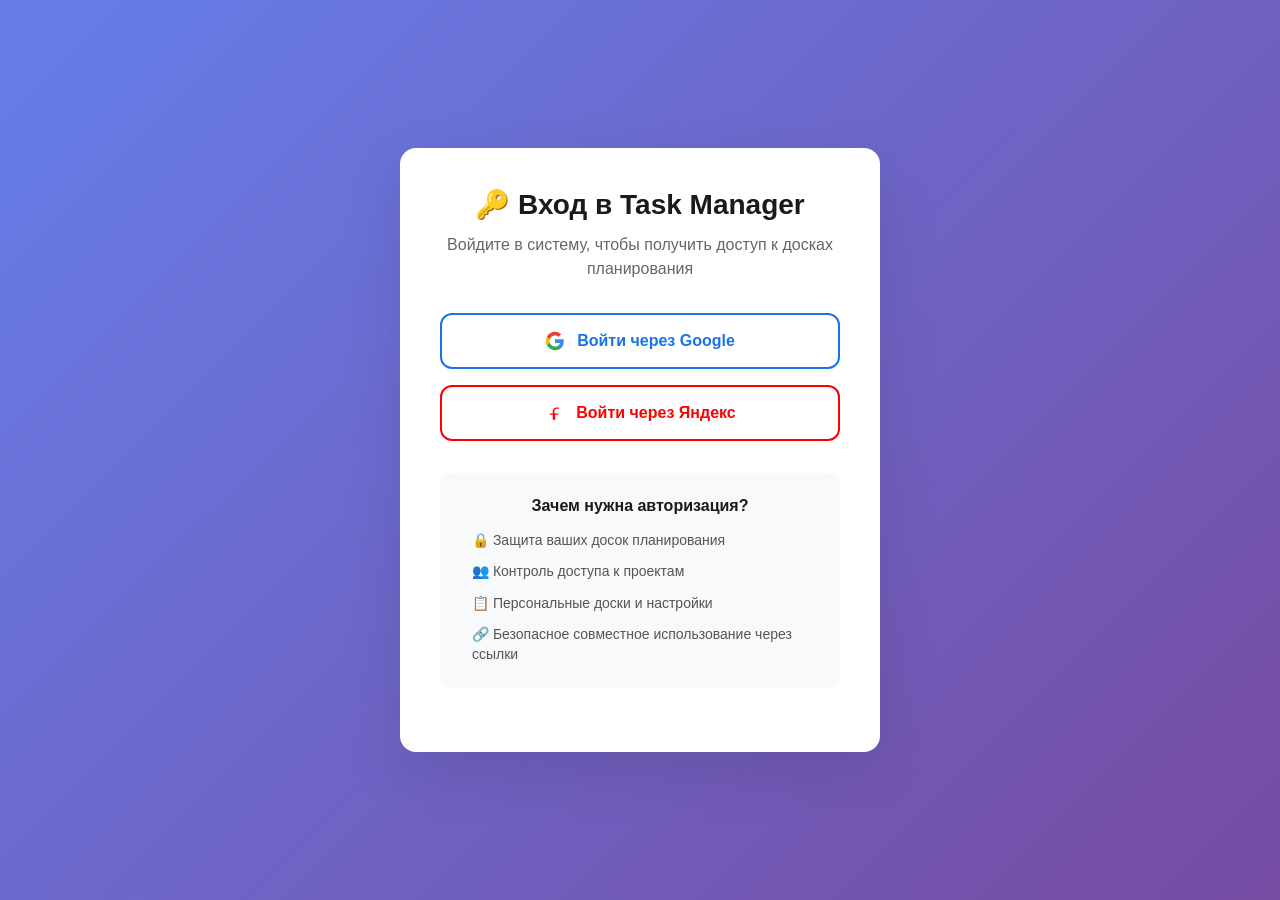
<file: frontend/auth.html>
<!DOCTYPE html>
<html lang="ru">
<head>
    <meta charset="UTF-8">
    <meta name="viewport" content="width=device-width, initial-scale=1.0">
    <title>Вход - Task Manager</title>
    <link rel="stylesheet" href="css/auth.css">
</head>
<body>
    <div class="auth-container">
        <div class="auth-card">
            <div class="auth-header">
                <h1>🔑 Вход в Task Manager</h1>
                <p>Войдите в систему, чтобы получить доступ к досках планирования</p>
            </div>
            
            <div class="auth-buttons">
                <button id="google-login" class="auth-btn google-btn">
                    <svg class="btn-icon" viewBox="0 0 24 24">
                        <path fill="#4285F4" d="M22.56 12.25c0-.78-.07-1.53-.2-2.25H12v4.26h5.92c-.26 1.37-1.04 2.53-2.21 3.31v2.77h3.57c2.08-1.92 3.28-4.74 3.28-8.09z"/>
                        <path fill="#34A853" d="M12 23c2.97 0 5.46-.98 7.28-2.66l-3.57-2.77c-.98.66-2.23 1.06-3.71 1.06-2.86 0-5.29-1.93-6.16-4.53H2.18v2.84C3.99 20.53 7.7 23 12 23z"/>
                        <path fill="#FBBC05" d="M5.84 14.09c-.22-.66-.35-1.36-.35-2.09s.13-1.43.35-2.09V7.07H2.18C1.43 8.55 1 10.22 1 12s.43 3.45 1.18 4.93l2.85-2.22.81-.62z"/>
                        <path fill="#EA4335" d="M12 5.38c1.62 0 3.06.56 4.21 1.64l3.15-3.15C17.45 2.09 14.97 1 12 1 7.7 1 3.99 3.47 2.18 7.07l3.66 2.84c.87-2.6 3.3-4.53 6.16-4.53z"/>
                    </svg>
                    Войти через Google
                </button>
                
                <button id="yandex-login" class="auth-btn yandex-btn">
                    <svg class="btn-icon" viewBox="0 0 24 24">
                        <path fill="#FF0000" d="M13.5 12.5h3.5v1.5h-3.5v6h-3v-6h-3.5v-1.5h3.5v-2.5c0-2.5 2-4.5 4.5-4.5h3v1.5h-3c-1.5 0-2.5 1-2.5 2.5v2.5z"/>
                    </svg>
                    Войти через Яндекс
                </button>
            </div>
            
            <div class="auth-info">
                <p><strong>Зачем нужна авторизация?</strong></p>
                <ul>
                    <li>🔒 Защита ваших досок планирования</li>
                    <li>👥 Контроль доступа к проектам</li>
                    <li>📋 Персональные доски и настройки</li>
                    <li>🔗 Безопасное совместное использование через ссылки</li>
                </ul>
            </div>
            
            <div class="status-message" id="status-message"></div>
        </div>
    </div>

    <script src="js/auth.js"></script>
</body>
</html>
</file>
<file: frontend/css/auth.css>
/* Стили для страницы авторизации */
body {
    margin: 0;
    padding: 0;
    font-family: -apple-system, BlinkMacSystemFont, 'Segoe UI', Roboto, sans-serif;
    background: linear-gradient(135deg, #667eea 0%, #764ba2 100%);
    min-height: 100vh;
    display: flex;
    align-items: center;
    justify-content: center;
}

.auth-container {
    width: 100%;
    max-width: 480px;
    padding: 20px;
    margin: 0 auto;
}

.auth-card {
    background: white;
    border-radius: 16px;
    box-shadow: 0 20px 60px rgba(0, 0, 0, 0.1);
    padding: 40px;
    text-align: center;
    animation: slideUp 0.6s ease-out;
}

@keyframes slideUp {
    from {
        opacity: 0;
        transform: translateY(30px);
    }
    to {
        opacity: 1;
        transform: translateY(0);
    }
}

.auth-header h1 {
    margin: 0 0 12px 0;
    font-size: 28px;
    font-weight: 700;
    color: #1a1a1a;
}

.auth-header p {
    margin: 0 0 32px 0;
    font-size: 16px;
    color: #666;
    line-height: 1.5;
}

.auth-buttons {
    display: flex;
    flex-direction: column;
    gap: 16px;
    margin-bottom: 32px;
}

.auth-btn {
    display: flex;
    align-items: center;
    justify-content: center;
    gap: 12px;
    padding: 16px 24px;
    border: 2px solid #e1e5e9;
    border-radius: 12px;
    background: white;
    font-size: 16px;
    font-weight: 600;
    cursor: pointer;
    transition: all 0.2s ease;
    position: relative;
    overflow: hidden;
}

.auth-btn:hover {
    transform: translateY(-2px);
    box-shadow: 0 8px 25px rgba(0, 0, 0, 0.1);
}

.auth-btn:active {
    transform: translateY(0);
    box-shadow: 0 4px 15px rgba(0, 0, 0, 0.1);
}

.google-btn {
    color: #1a73e8;
    border-color: #1a73e8;
}

.google-btn:hover {
    background: #f8fafe;
    border-color: #1557b3;
}

.yandex-btn {
    color: #ff0000;
    border-color: #ff0000;
}

.yandex-btn:hover {
    background: #fffafa;
    border-color: #cc0000;
}

.btn-icon {
    width: 20px;
    height: 20px;
    flex-shrink: 0;
}

.auth-info {
    background: #f8f9fa;
    border-radius: 12px;
    padding: 24px;
    text-align: left;
    margin-bottom: 24px;
}

.auth-info p {
    margin: 0 0 16px 0;
    font-weight: 600;
    color: #1a1a1a;
    text-align: center;
}

.auth-info ul {
    margin: 0;
    padding: 0;
    list-style: none;
}

.auth-info li {
    margin: 0 0 12px 0;
    padding-left: 8px;
    font-size: 14px;
    color: #555;
    line-height: 1.4;
}

.auth-info li:last-child {
    margin-bottom: 0;
}

.status-message {
    padding: 12px 16px;
    border-radius: 8px;
    font-size: 14px;
    font-weight: 500;
    display: none;
}

.status-message.success {
    background: #d4edda;
    color: #155724;
    border: 1px solid #c3e6cb;
    display: block;
}

.status-message.error {
    background: #f8d7da;
    color: #721c24;
    border: 1px solid #f5c6cb;
    display: block;
}

.status-message.loading {
    background: #d1ecf1;
    color: #0c5460;
    border: 1px solid #b6d7e2;
    display: block;
}

/* Адаптивность */
@media (max-width: 480px) {
    .auth-container {
        padding: 16px;
    }
    
    .auth-card {
        padding: 32px 24px;
    }
    
    .auth-header h1 {
        font-size: 24px;
    }
    
    .auth-btn {
        padding: 14px 20px;
        font-size: 15px;
    }
}

/* Состояние загрузки кнопок */
.auth-btn.loading {
    pointer-events: none;
    opacity: 0.7;
}

.auth-btn.loading::after {
    content: '';
    position: absolute;
    width: 20px;
    height: 20px;
    margin: auto;
    border: 2px solid transparent;
    border-top-color: currentColor;
    border-radius: 50%;
    animation: spin 1s linear infinite;
    right: 16px;
}

@keyframes spin {
    0% { transform: rotate(0deg); }
    100% { transform: rotate(360deg); }
}
</file>
